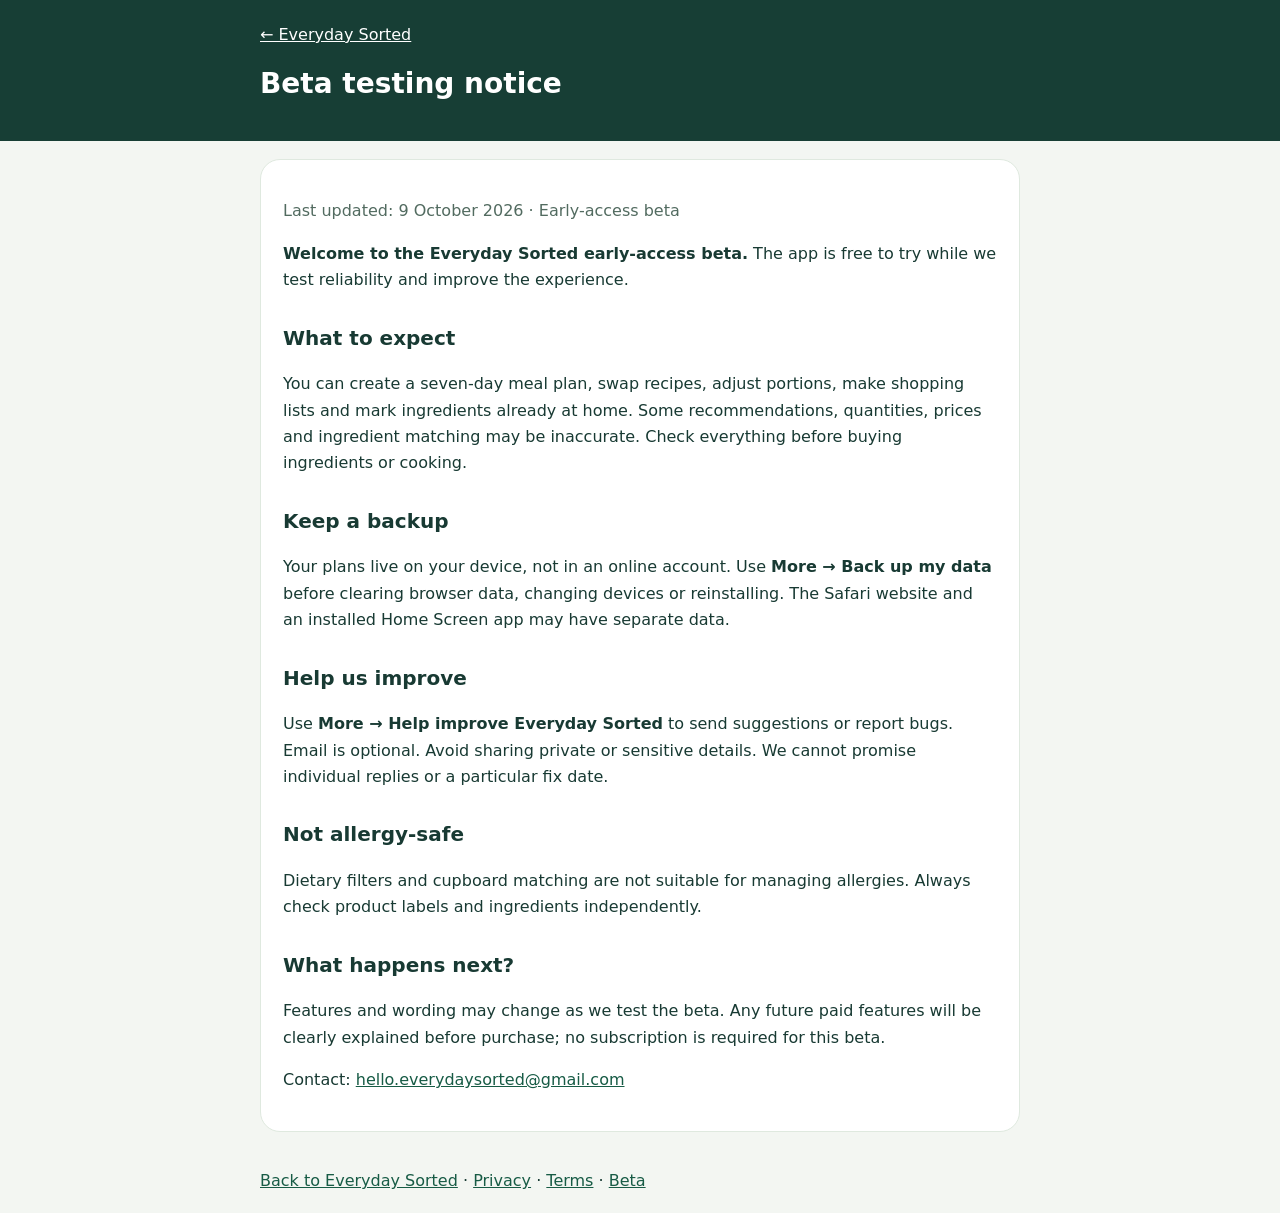
<file: beta.html>
<!doctype html><html lang="en"><head><meta charset="utf-8"><meta name="viewport" content="width=device-width,initial-scale=1"><title>Beta testing notice | Everyday Sorted</title><style>body{margin:0;background:#f3f6f2;color:#183a33;font:16px/1.65 system-ui,-apple-system,sans-serif}header{background:#173e35;color:#fff;padding:22px}header div,main,footer{max-width:760px;margin:auto}main{padding:18px}article{background:#fff;padding:22px;border-radius:20px;border:1px solid #dfe9df}h1{font-size:28px;line-height:1.2}h2{font-size:20px;margin-top:28px}a{color:#175b45}header a{color:#fff}small,.note{color:#526b60}li{margin-bottom:8px}footer{padding:18px}</style></head><body><header><div><a href="index.html">← Everyday Sorted</a><h1>Beta testing notice</h1></div></header><main><article><p class="note">Last updated: 9 October 2026 · Early-access beta</p><p><strong>Welcome to the Everyday Sorted early-access beta.</strong> The app is free to try while we test reliability and improve the experience.</p><h2>What to expect</h2><p>You can create a seven-day meal plan, swap recipes, adjust portions, make shopping lists and mark ingredients already at home. Some recommendations, quantities, prices and ingredient matching may be inaccurate. Check everything before buying ingredients or cooking.</p><h2>Keep a backup</h2><p>Your plans live on your device, not in an online account. Use <strong>More → Back up my data</strong> before clearing browser data, changing devices or reinstalling. The Safari website and an installed Home Screen app may have separate data.</p><h2>Help us improve</h2><p>Use <strong>More → Help improve Everyday Sorted</strong> to send suggestions or report bugs. Email is optional. Avoid sharing private or sensitive details. We cannot promise individual replies or a particular fix date.</p><h2>Not allergy-safe</h2><p>Dietary filters and cupboard matching are not suitable for managing allergies. Always check product labels and ingredients independently.</p><h2>What happens next?</h2><p>Features and wording may change as we test the beta. Any future paid features will be clearly explained before purchase; no subscription is required for this beta.</p><p>Contact: <a href="mailto:hello.everydaysorted@gmail.com">hello.everydaysorted@gmail.com</a></p></article></main><footer><a href="index.html">Back to Everyday Sorted</a> · <a href="privacy.html">Privacy</a> · <a href="terms.html">Terms</a> · <a href="beta.html">Beta</a></footer></body></html>
</file>
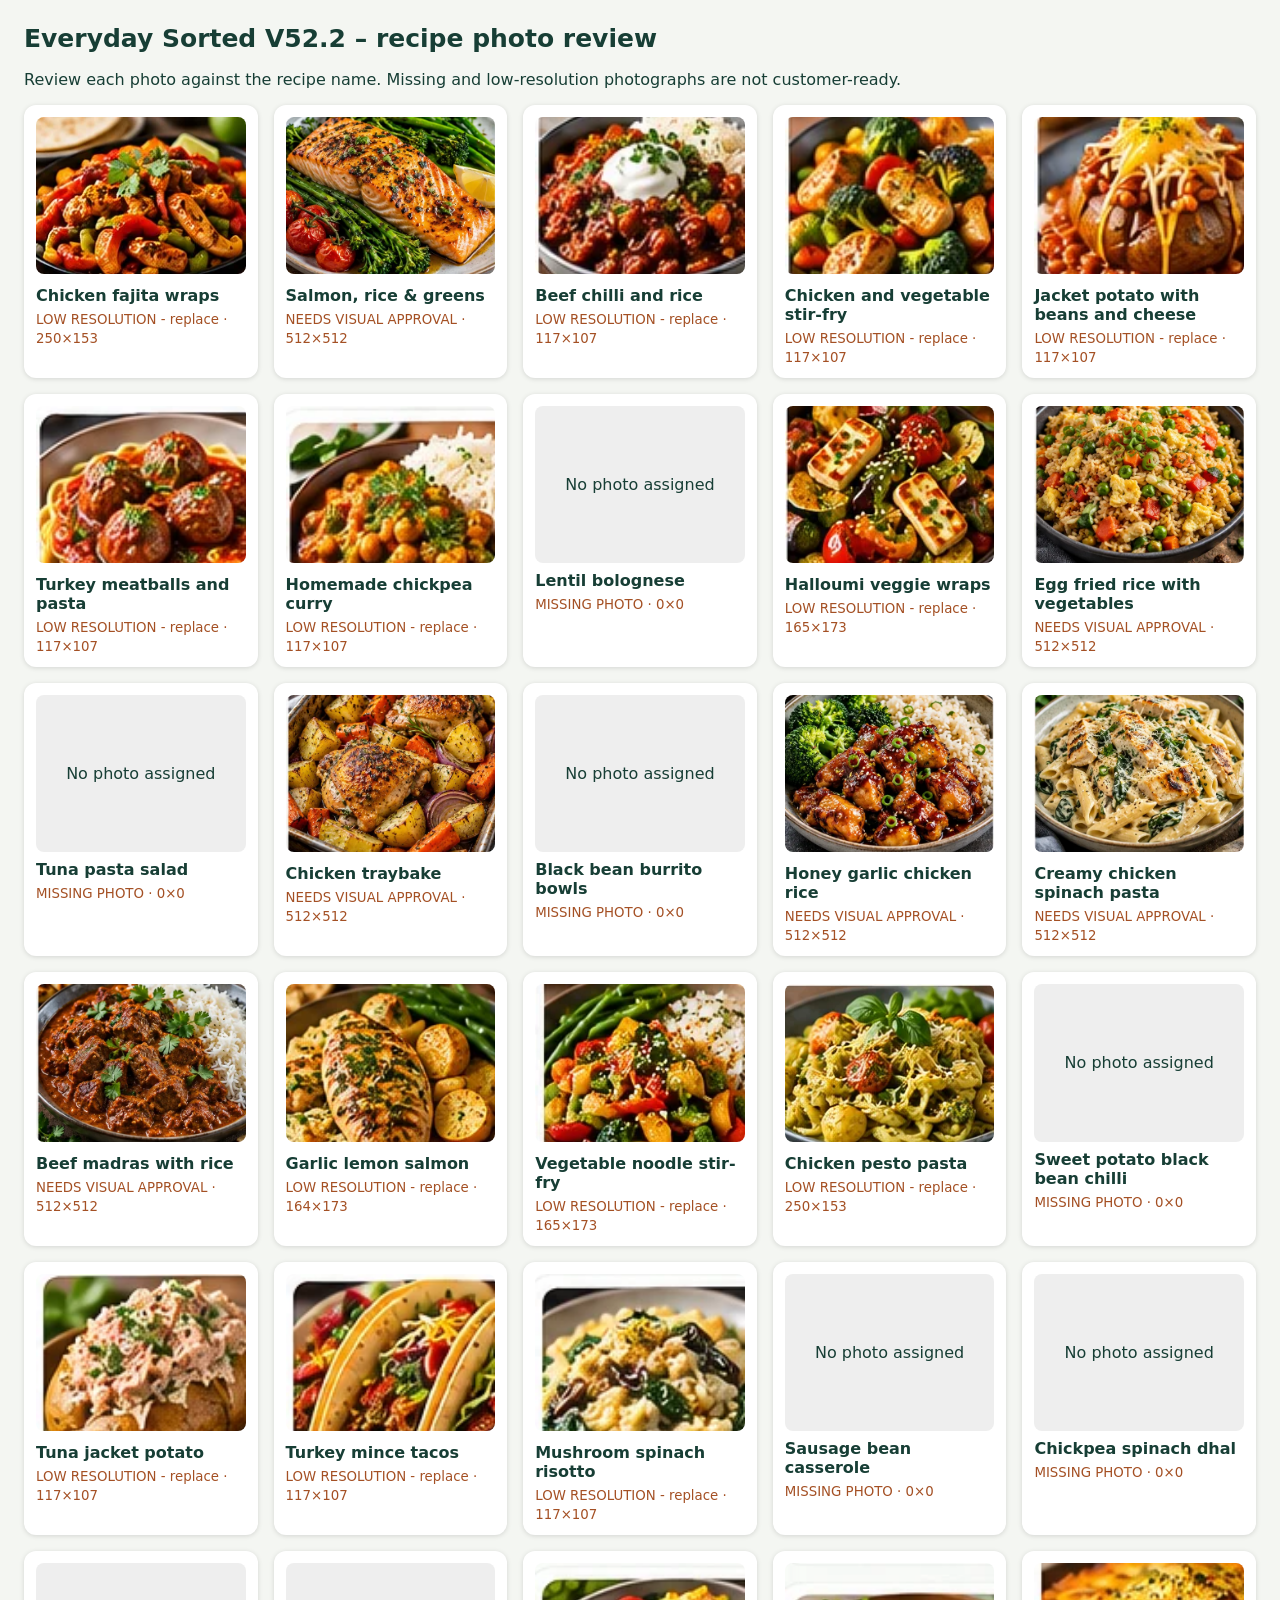
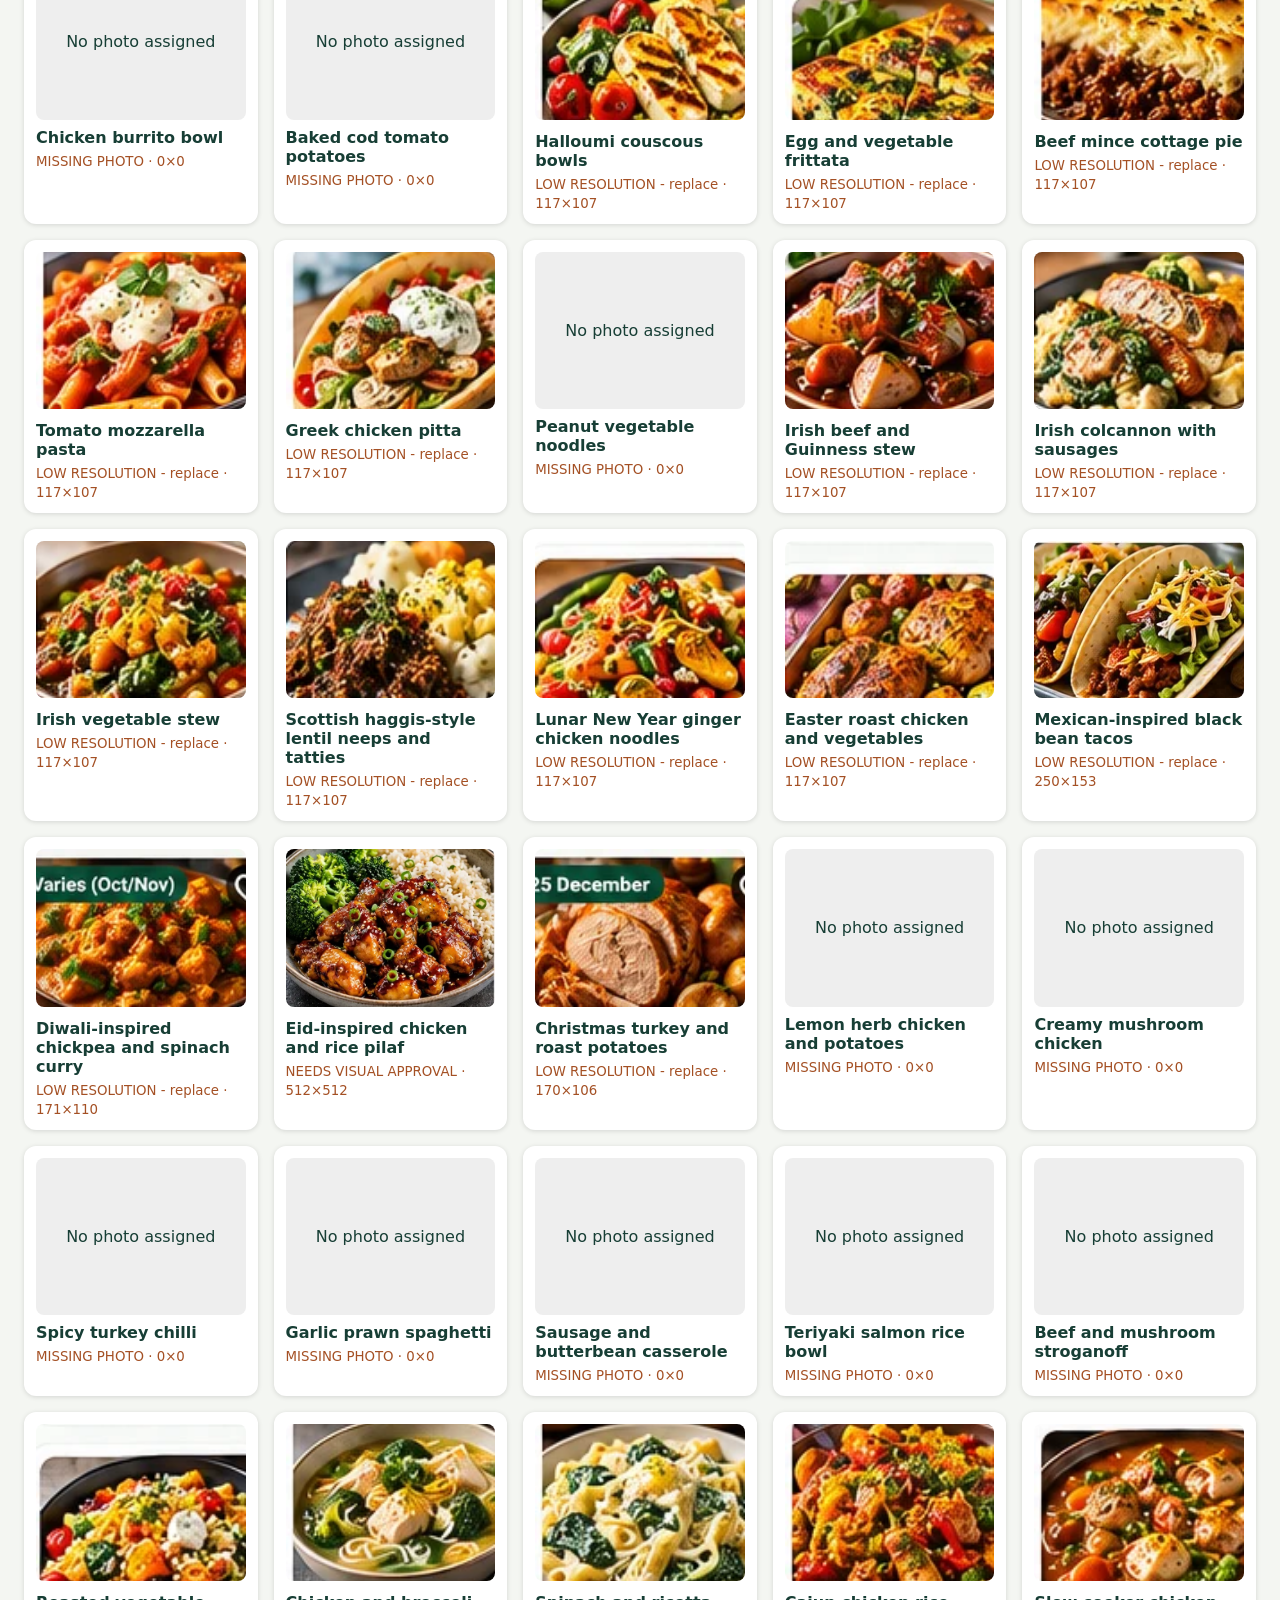
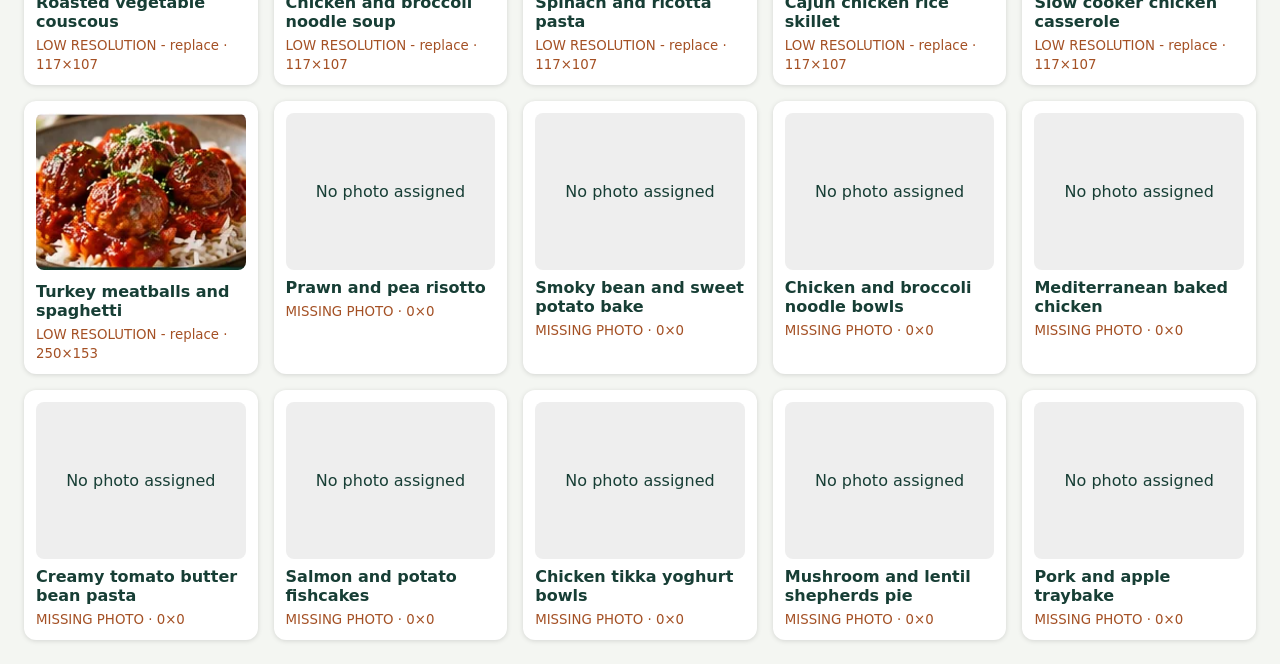
<file: PHOTO-REVIEW-V52.2.html>
<!doctype html><html lang="en"><meta charset="utf-8"><meta name="viewport" content="width=device-width,initial-scale=1"><title>V52.2 Recipe Photo Audit</title><style>body{font-family:system-ui;background:#f4f6f2;color:#173e35;margin:24px}h1{font-size:25px}.grid{display:grid;grid-template-columns:repeat(auto-fill,minmax(210px,1fr));gap:16px}.card{background:white;border-radius:12px;padding:12px;box-shadow:0 1px 5px #0002}.card img{width:100%;aspect-ratio:4/3;object-fit:cover;border-radius:8px}.placeholder{background:#eee;aspect-ratio:4/3;display:grid;place-items:center;border-radius:8px}small{color:#a45024}strong{display:block;margin:8px 0 4px}</style><h1>Everyday Sorted V52.2 – recipe photo review</h1><p>Review each photo against the recipe name. Missing and low-resolution photographs are not customer-ready.</p><div class="grid">
<div class="card"><img loading="lazy" src="food-4.webp" alt="Chicken fajita wraps"><strong>Chicken fajita wraps</strong><small>LOW RESOLUTION - replace · 250×153</small></div>
<div class="card"><img loading="lazy" src="salmon.webp" alt="Salmon, rice &amp; greens"><strong>Salmon, rice &amp; greens</strong><small>NEEDS VISUAL APPROVAL · 512×512</small></div>
<div class="card"><img loading="lazy" src="v522-2-1.webp" alt="Beef chilli and rice"><strong>Beef chilli and rice</strong><small>LOW RESOLUTION - replace · 117×107</small></div>
<div class="card"><img loading="lazy" src="v522-2-2.webp" alt="Chicken and vegetable stir-fry"><strong>Chicken and vegetable stir-fry</strong><small>LOW RESOLUTION - replace · 117×107</small></div>
<div class="card"><img loading="lazy" src="v522-2-3.webp" alt="Jacket potato with beans and cheese"><strong>Jacket potato with beans and cheese</strong><small>LOW RESOLUTION - replace · 117×107</small></div>
<div class="card"><img loading="lazy" src="v522-2-4.webp" alt="Turkey meatballs and pasta"><strong>Turkey meatballs and pasta</strong><small>LOW RESOLUTION - replace · 117×107</small></div>
<div class="card"><img loading="lazy" src="v522-2-5.webp" alt="Homemade chickpea curry"><strong>Homemade chickpea curry</strong><small>LOW RESOLUTION - replace · 117×107</small></div>
<div class="card"><div class="placeholder">No photo assigned</div><strong>Lentil bolognese</strong><small>MISSING PHOTO · 0×0</small></div>
<div class="card"><img loading="lazy" src="food-33.webp" alt="Halloumi veggie wraps"><strong>Halloumi veggie wraps</strong><small>LOW RESOLUTION - replace · 165×173</small></div>
<div class="card"><img loading="lazy" src="fried-rice.webp" alt="Egg fried rice with vegetables"><strong>Egg fried rice with vegetables</strong><small>NEEDS VISUAL APPROVAL · 512×512</small></div>
<div class="card"><div class="placeholder">No photo assigned</div><strong>Tuna pasta salad</strong><small>MISSING PHOTO · 0×0</small></div>
<div class="card"><img loading="lazy" src="traybake.webp" alt="Chicken traybake"><strong>Chicken traybake</strong><small>NEEDS VISUAL APPROVAL · 512×512</small></div>
<div class="card"><div class="placeholder">No photo assigned</div><strong>Black bean burrito bowls</strong><small>MISSING PHOTO · 0×0</small></div>
<div class="card"><img loading="lazy" src="glazed-chicken.webp" alt="Honey garlic chicken rice"><strong>Honey garlic chicken rice</strong><small>NEEDS VISUAL APPROVAL · 512×512</small></div>
<div class="card"><img loading="lazy" src="creamy-pasta.webp" alt="Creamy chicken spinach pasta"><strong>Creamy chicken spinach pasta</strong><small>NEEDS VISUAL APPROVAL · 512×512</small></div>
<div class="card"><img loading="lazy" src="beef-curry.webp" alt="Beef madras with rice"><strong>Beef madras with rice</strong><small>NEEDS VISUAL APPROVAL · 512×512</small></div>
<div class="card"><img loading="lazy" src="food-29.webp" alt="Garlic lemon salmon"><strong>Garlic lemon salmon</strong><small>LOW RESOLUTION - replace · 164×173</small></div>
<div class="card"><img loading="lazy" src="food-30.webp" alt="Vegetable noodle stir-fry"><strong>Vegetable noodle stir-fry</strong><small>LOW RESOLUTION - replace · 165×173</small></div>
<div class="card"><img loading="lazy" src="food-24.webp" alt="Chicken pesto pasta"><strong>Chicken pesto pasta</strong><small>LOW RESOLUTION - replace · 250×153</small></div>
<div class="card"><div class="placeholder">No photo assigned</div><strong>Sweet potato black bean chilli</strong><small>MISSING PHOTO · 0×0</small></div>
<div class="card"><img loading="lazy" src="v522-4-4.webp" alt="Tuna jacket potato"><strong>Tuna jacket potato</strong><small>LOW RESOLUTION - replace · 117×107</small></div>
<div class="card"><img loading="lazy" src="v522-4-5.webp" alt="Turkey mince tacos"><strong>Turkey mince tacos</strong><small>LOW RESOLUTION - replace · 117×107</small></div>
<div class="card"><img loading="lazy" src="v522-4-6.webp" alt="Mushroom spinach risotto"><strong>Mushroom spinach risotto</strong><small>LOW RESOLUTION - replace · 117×107</small></div>
<div class="card"><div class="placeholder">No photo assigned</div><strong>Sausage bean casserole</strong><small>MISSING PHOTO · 0×0</small></div>
<div class="card"><div class="placeholder">No photo assigned</div><strong>Chickpea spinach dhal</strong><small>MISSING PHOTO · 0×0</small></div>
<div class="card"><div class="placeholder">No photo assigned</div><strong>Chicken burrito bowl</strong><small>MISSING PHOTO · 0×0</small></div>
<div class="card"><div class="placeholder">No photo assigned</div><strong>Baked cod tomato potatoes</strong><small>MISSING PHOTO · 0×0</small></div>
<div class="card"><img loading="lazy" src="v522-3-5.webp" alt="Halloumi couscous bowls"><strong>Halloumi couscous bowls</strong><small>LOW RESOLUTION - replace · 117×107</small></div>
<div class="card"><img loading="lazy" src="v522-3-6.webp" alt="Egg and vegetable frittata"><strong>Egg and vegetable frittata</strong><small>LOW RESOLUTION - replace · 117×107</small></div>
<div class="card"><img loading="lazy" src="v522-4-1.webp" alt="Beef mince cottage pie"><strong>Beef mince cottage pie</strong><small>LOW RESOLUTION - replace · 117×107</small></div>
<div class="card"><img loading="lazy" src="v522-4-2.webp" alt="Tomato mozzarella pasta"><strong>Tomato mozzarella pasta</strong><small>LOW RESOLUTION - replace · 117×107</small></div>
<div class="card"><img loading="lazy" src="v522-4-3.webp" alt="Greek chicken pitta"><strong>Greek chicken pitta</strong><small>LOW RESOLUTION - replace · 117×107</small></div>
<div class="card"><div class="placeholder">No photo assigned</div><strong>Peanut vegetable noodles</strong><small>MISSING PHOTO · 0×0</small></div>
<div class="card"><img loading="lazy" src="v522-1-1.webp" alt="Irish beef and Guinness stew"><strong>Irish beef and Guinness stew</strong><small>LOW RESOLUTION - replace · 117×107</small></div>
<div class="card"><img loading="lazy" src="v522-1-2.webp" alt="Irish colcannon with sausages"><strong>Irish colcannon with sausages</strong><small>LOW RESOLUTION - replace · 117×107</small></div>
<div class="card"><img loading="lazy" src="v522-1-3.webp" alt="Irish vegetable stew"><strong>Irish vegetable stew</strong><small>LOW RESOLUTION - replace · 117×107</small></div>
<div class="card"><img loading="lazy" src="v522-1-4.webp" alt="Scottish haggis-style lentil neeps and tatties"><strong>Scottish haggis-style lentil neeps and tatties</strong><small>LOW RESOLUTION - replace · 117×107</small></div>
<div class="card"><img loading="lazy" src="v522-1-5.webp" alt="Lunar New Year ginger chicken noodles"><strong>Lunar New Year ginger chicken noodles</strong><small>LOW RESOLUTION - replace · 117×107</small></div>
<div class="card"><img loading="lazy" src="v522-1-6.webp" alt="Easter roast chicken and vegetables"><strong>Easter roast chicken and vegetables</strong><small>LOW RESOLUTION - replace · 117×107</small></div>
<div class="card"><img loading="lazy" src="celebration-mexican-tacos.webp" alt="Mexican-inspired black bean tacos"><strong>Mexican-inspired black bean tacos</strong><small>LOW RESOLUTION - replace · 250×153</small></div>
<div class="card"><img loading="lazy" src="celebration-diwali-curry.webp" alt="Diwali-inspired chickpea and spinach curry"><strong>Diwali-inspired chickpea and spinach curry</strong><small>LOW RESOLUTION - replace · 171×110</small></div>
<div class="card"><img loading="lazy" src="celebration-eid-pilaf.webp" alt="Eid-inspired chicken and rice pilaf"><strong>Eid-inspired chicken and rice pilaf</strong><small>NEEDS VISUAL APPROVAL · 512×512</small></div>
<div class="card"><img loading="lazy" src="celebration-christmas-turkey.webp" alt="Christmas turkey and roast potatoes"><strong>Christmas turkey and roast potatoes</strong><small>LOW RESOLUTION - replace · 170×106</small></div>
<div class="card"><div class="placeholder">No photo assigned</div><strong>Lemon herb chicken and potatoes</strong><small>MISSING PHOTO · 0×0</small></div>
<div class="card"><div class="placeholder">No photo assigned</div><strong>Creamy mushroom chicken</strong><small>MISSING PHOTO · 0×0</small></div>
<div class="card"><div class="placeholder">No photo assigned</div><strong>Spicy turkey chilli</strong><small>MISSING PHOTO · 0×0</small></div>
<div class="card"><div class="placeholder">No photo assigned</div><strong>Garlic prawn spaghetti</strong><small>MISSING PHOTO · 0×0</small></div>
<div class="card"><div class="placeholder">No photo assigned</div><strong>Sausage and butterbean casserole</strong><small>MISSING PHOTO · 0×0</small></div>
<div class="card"><div class="placeholder">No photo assigned</div><strong>Teriyaki salmon rice bowl</strong><small>MISSING PHOTO · 0×0</small></div>
<div class="card"><div class="placeholder">No photo assigned</div><strong>Beef and mushroom stroganoff</strong><small>MISSING PHOTO · 0×0</small></div>
<div class="card"><img loading="lazy" src="v522-2-6.webp" alt="Roasted vegetable couscous"><strong>Roasted vegetable couscous</strong><small>LOW RESOLUTION - replace · 117×107</small></div>
<div class="card"><img loading="lazy" src="v522-3-1.webp" alt="Chicken and broccoli noodle soup"><strong>Chicken and broccoli noodle soup</strong><small>LOW RESOLUTION - replace · 117×107</small></div>
<div class="card"><img loading="lazy" src="v522-3-2.webp" alt="Spinach and ricotta pasta"><strong>Spinach and ricotta pasta</strong><small>LOW RESOLUTION - replace · 117×107</small></div>
<div class="card"><img loading="lazy" src="v522-3-3.webp" alt="Cajun chicken rice skillet"><strong>Cajun chicken rice skillet</strong><small>LOW RESOLUTION - replace · 117×107</small></div>
<div class="card"><img loading="lazy" src="v522-3-4.webp" alt="Slow cooker chicken casserole"><strong>Slow cooker chicken casserole</strong><small>LOW RESOLUTION - replace · 117×107</small></div>
<div class="card"><img loading="lazy" src="food-13.webp" alt="Turkey meatballs and spaghetti"><strong>Turkey meatballs and spaghetti</strong><small>LOW RESOLUTION - replace · 250×153</small></div>
<div class="card"><div class="placeholder">No photo assigned</div><strong>Prawn and pea risotto</strong><small>MISSING PHOTO · 0×0</small></div>
<div class="card"><div class="placeholder">No photo assigned</div><strong>Smoky bean and sweet potato bake</strong><small>MISSING PHOTO · 0×0</small></div>
<div class="card"><div class="placeholder">No photo assigned</div><strong>Chicken and broccoli noodle bowls</strong><small>MISSING PHOTO · 0×0</small></div>
<div class="card"><div class="placeholder">No photo assigned</div><strong>Mediterranean baked chicken</strong><small>MISSING PHOTO · 0×0</small></div>
<div class="card"><div class="placeholder">No photo assigned</div><strong>Creamy tomato butter bean pasta</strong><small>MISSING PHOTO · 0×0</small></div>
<div class="card"><div class="placeholder">No photo assigned</div><strong>Salmon and potato fishcakes</strong><small>MISSING PHOTO · 0×0</small></div>
<div class="card"><div class="placeholder">No photo assigned</div><strong>Chicken tikka yoghurt bowls</strong><small>MISSING PHOTO · 0×0</small></div>
<div class="card"><div class="placeholder">No photo assigned</div><strong>Mushroom and lentil shepherds pie</strong><small>MISSING PHOTO · 0×0</small></div>
<div class="card"><div class="placeholder">No photo assigned</div><strong>Pork and apple traybake</strong><small>MISSING PHOTO · 0×0</small></div>
</div></html>
</file>
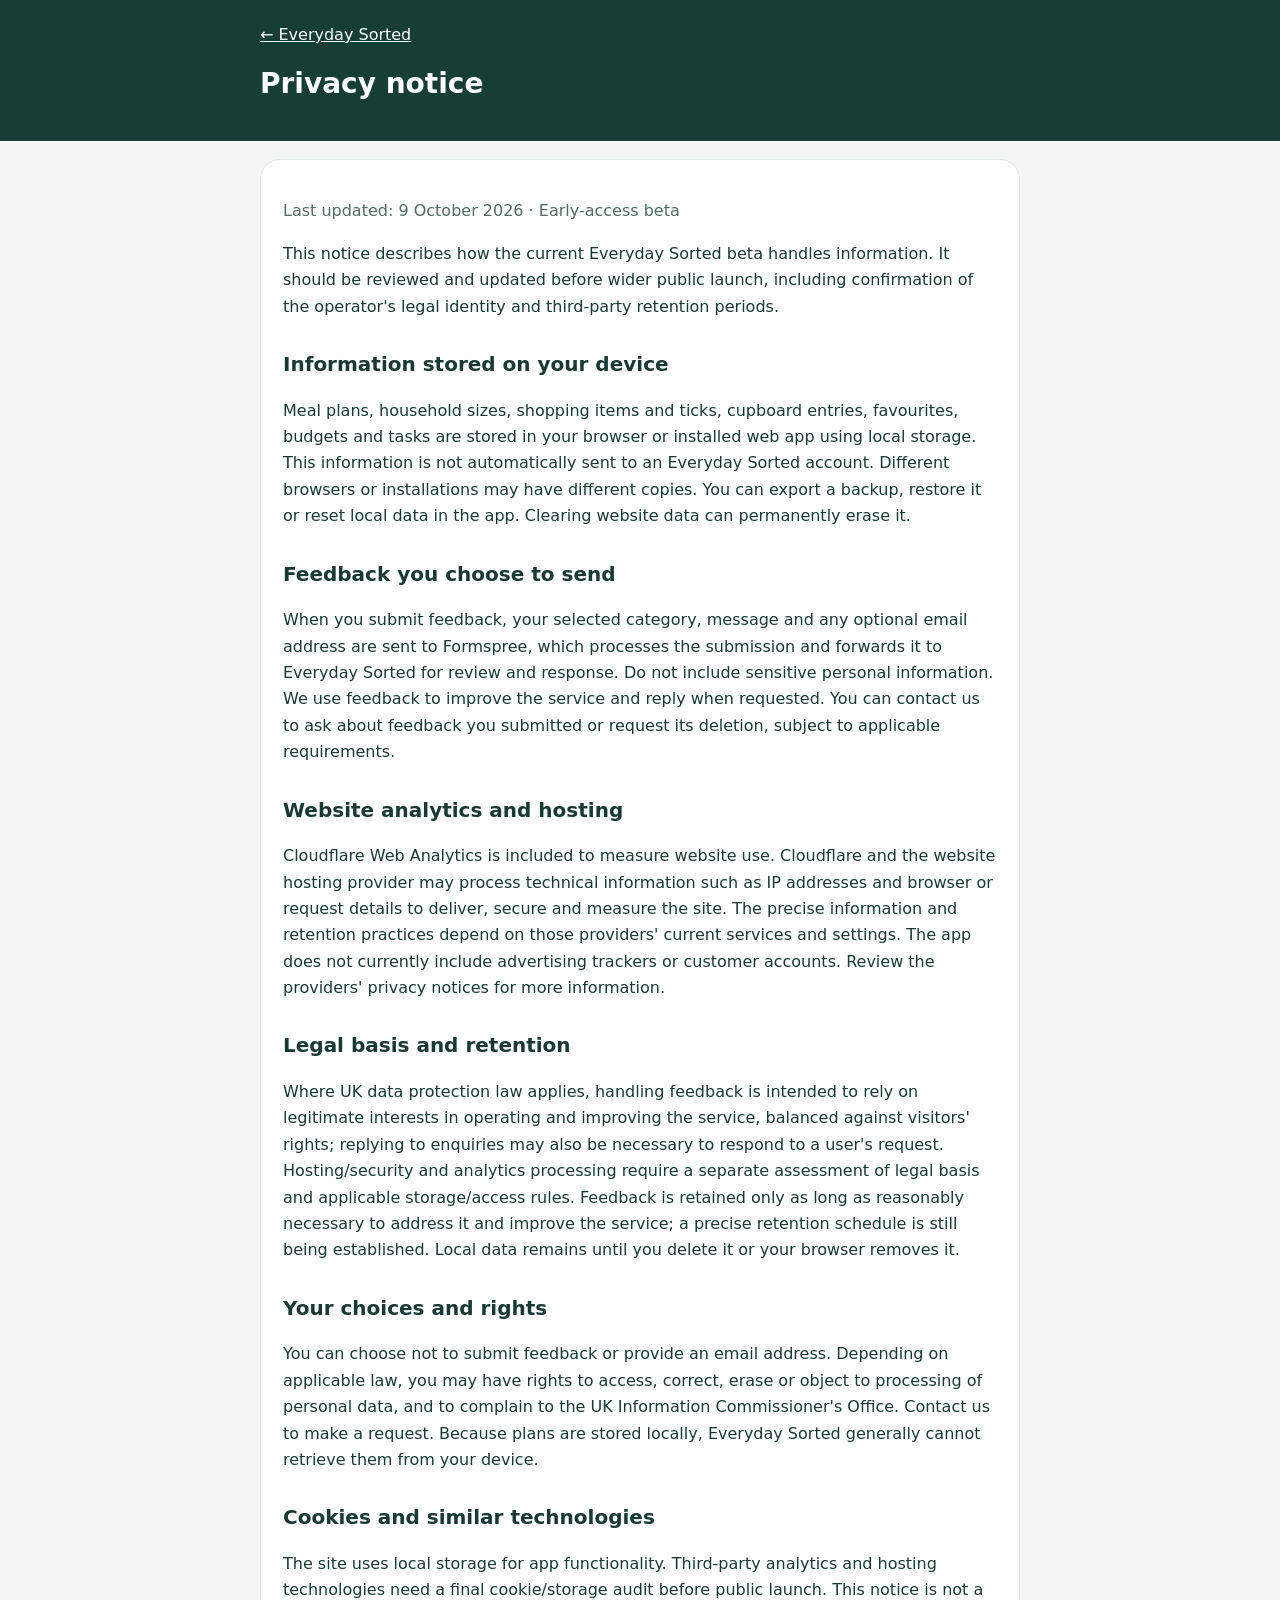
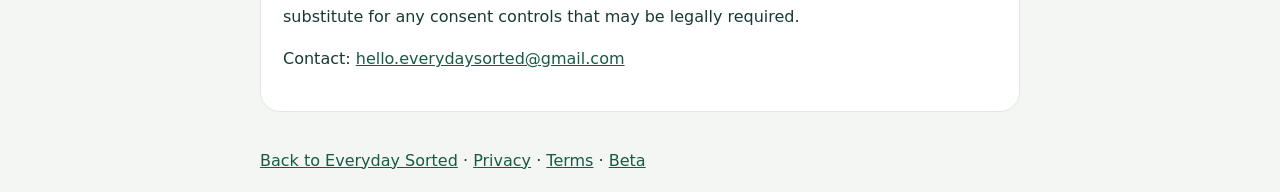
<file: privacy.html>
<!doctype html><html lang="en"><head><meta charset="utf-8"><meta name="viewport" content="width=device-width,initial-scale=1"><title>Privacy notice | Everyday Sorted</title><style>body{margin:0;background:#f3f6f2;color:#183a33;font:16px/1.65 system-ui,-apple-system,sans-serif}header{background:#173e35;color:#fff;padding:22px}header div,main,footer{max-width:760px;margin:auto}main{padding:18px}article{background:#fff;padding:22px;border-radius:20px;border:1px solid #dfe9df}h1{font-size:28px;line-height:1.2}h2{font-size:20px;margin-top:28px}a{color:#175b45}header a{color:#fff}small,.note{color:#526b60}li{margin-bottom:8px}footer{padding:18px}</style></head><body><header><div><a href="index.html">← Everyday Sorted</a><h1>Privacy notice</h1></div></header><main><article><p class="note">Last updated: 9 October 2026 · Early-access beta</p><p>This notice describes how the current Everyday Sorted beta handles information. It should be reviewed and updated before wider public launch, including confirmation of the operator's legal identity and third-party retention periods.</p><h2>Information stored on your device</h2><p>Meal plans, household sizes, shopping items and ticks, cupboard entries, favourites, budgets and tasks are stored in your browser or installed web app using local storage. This information is not automatically sent to an Everyday Sorted account. Different browsers or installations may have different copies. You can export a backup, restore it or reset local data in the app. Clearing website data can permanently erase it.</p><h2>Feedback you choose to send</h2><p>When you submit feedback, your selected category, message and any optional email address are sent to Formspree, which processes the submission and forwards it to Everyday Sorted for review and response. Do not include sensitive personal information. We use feedback to improve the service and reply when requested. You can contact us to ask about feedback you submitted or request its deletion, subject to applicable requirements.</p><h2>Website analytics and hosting</h2><p>Cloudflare Web Analytics is included to measure website use. Cloudflare and the website hosting provider may process technical information such as IP addresses and browser or request details to deliver, secure and measure the site. The precise information and retention practices depend on those providers' current services and settings. The app does not currently include advertising trackers or customer accounts. Review the providers' privacy notices for more information.</p><h2>Legal basis and retention</h2><p>Where UK data protection law applies, handling feedback is intended to rely on legitimate interests in operating and improving the service, balanced against visitors' rights; replying to enquiries may also be necessary to respond to a user's request. Hosting/security and analytics processing require a separate assessment of legal basis and applicable storage/access rules. Feedback is retained only as long as reasonably necessary to address it and improve the service; a precise retention schedule is still being established. Local data remains until you delete it or your browser removes it.</p><h2>Your choices and rights</h2><p>You can choose not to submit feedback or provide an email address. Depending on applicable law, you may have rights to access, correct, erase or object to processing of personal data, and to complain to the UK Information Commissioner's Office. Contact us to make a request. Because plans are stored locally, Everyday Sorted generally cannot retrieve them from your device.</p><h2>Cookies and similar technologies</h2><p>The site uses local storage for app functionality. Third-party analytics and hosting technologies need a final cookie/storage audit before public launch. This notice is not a substitute for any consent controls that may be legally required.</p><p>Contact: <a href="mailto:hello.everydaysorted@gmail.com">hello.everydaysorted@gmail.com</a></p></article></main><footer><a href="index.html">Back to Everyday Sorted</a> · <a href="privacy.html">Privacy</a> · <a href="terms.html">Terms</a> · <a href="beta.html">Beta</a></footer></body></html>
</file>
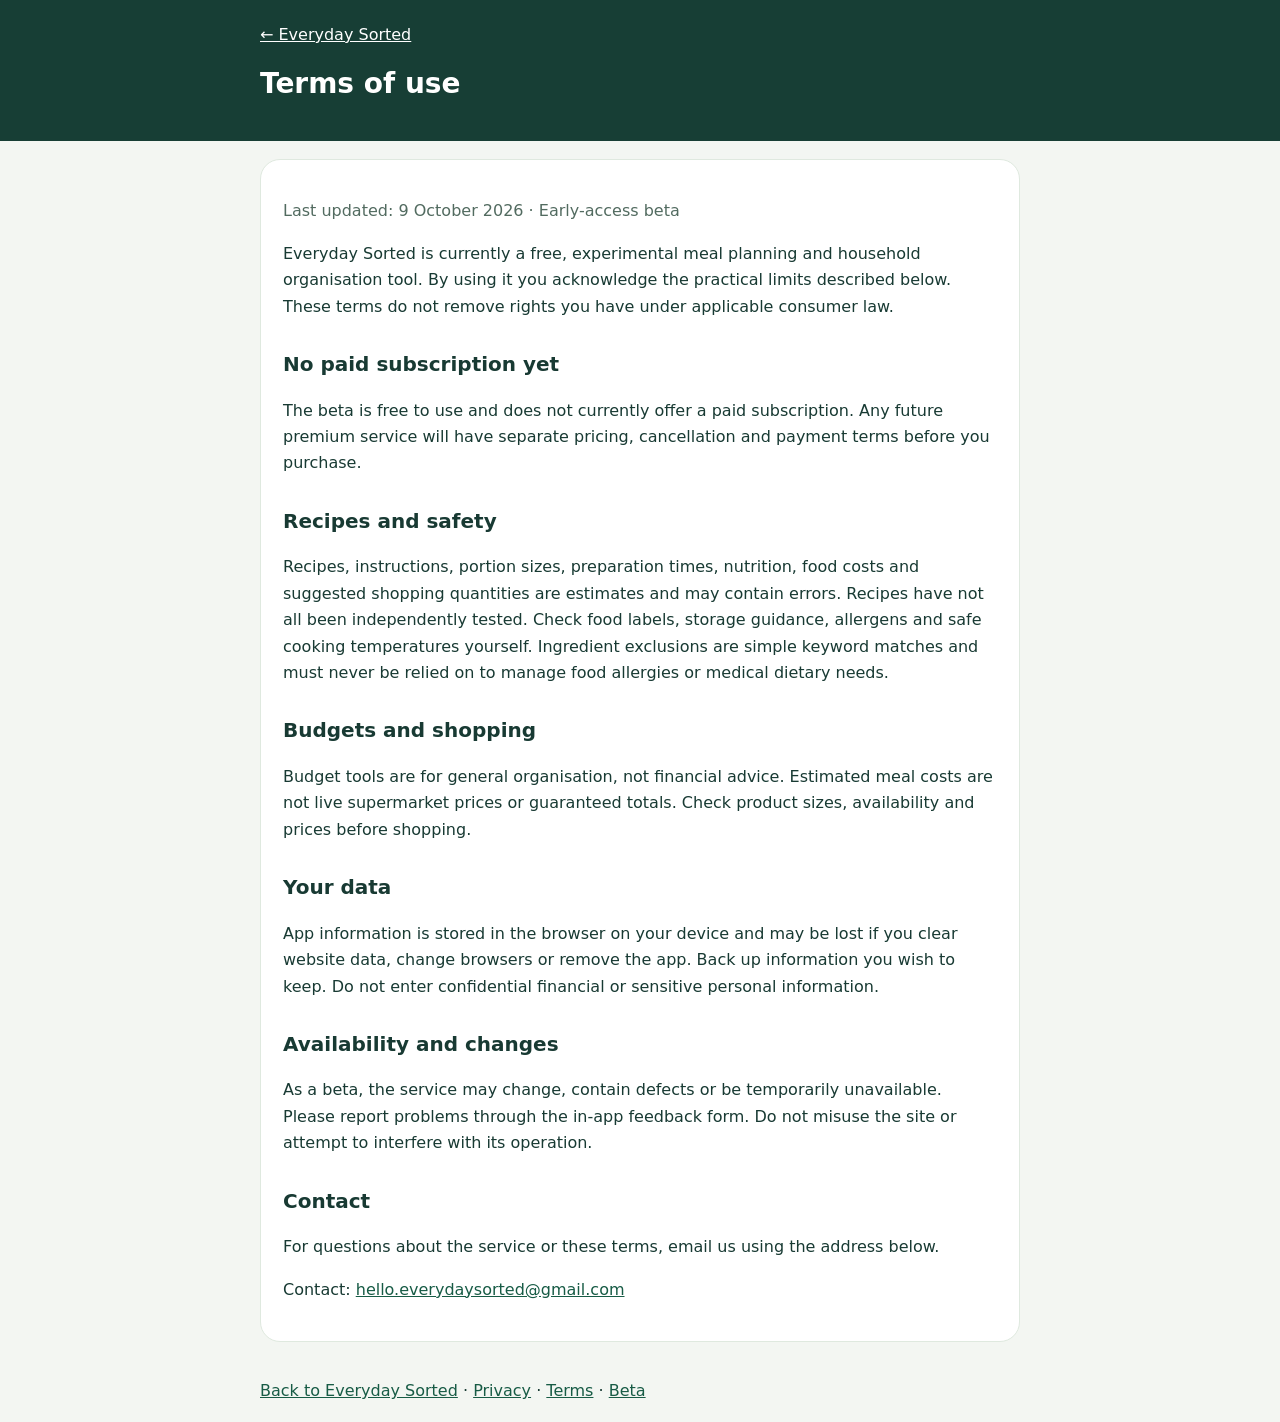
<file: terms.html>
<!doctype html><html lang="en"><head><meta charset="utf-8"><meta name="viewport" content="width=device-width,initial-scale=1"><title>Terms of use | Everyday Sorted</title><style>body{margin:0;background:#f3f6f2;color:#183a33;font:16px/1.65 system-ui,-apple-system,sans-serif}header{background:#173e35;color:#fff;padding:22px}header div,main,footer{max-width:760px;margin:auto}main{padding:18px}article{background:#fff;padding:22px;border-radius:20px;border:1px solid #dfe9df}h1{font-size:28px;line-height:1.2}h2{font-size:20px;margin-top:28px}a{color:#175b45}header a{color:#fff}small,.note{color:#526b60}li{margin-bottom:8px}footer{padding:18px}</style></head><body><header><div><a href="index.html">← Everyday Sorted</a><h1>Terms of use</h1></div></header><main><article><p class="note">Last updated: 9 October 2026 · Early-access beta</p><p>Everyday Sorted is currently a free, experimental meal planning and household organisation tool. By using it you acknowledge the practical limits described below. These terms do not remove rights you have under applicable consumer law.</p><h2>No paid subscription yet</h2><p>The beta is free to use and does not currently offer a paid subscription. Any future premium service will have separate pricing, cancellation and payment terms before you purchase.</p><h2>Recipes and safety</h2><p>Recipes, instructions, portion sizes, preparation times, nutrition, food costs and suggested shopping quantities are estimates and may contain errors. Recipes have not all been independently tested. Check food labels, storage guidance, allergens and safe cooking temperatures yourself. Ingredient exclusions are simple keyword matches and must never be relied on to manage food allergies or medical dietary needs.</p><h2>Budgets and shopping</h2><p>Budget tools are for general organisation, not financial advice. Estimated meal costs are not live supermarket prices or guaranteed totals. Check product sizes, availability and prices before shopping.</p><h2>Your data</h2><p>App information is stored in the browser on your device and may be lost if you clear website data, change browsers or remove the app. Back up information you wish to keep. Do not enter confidential financial or sensitive personal information.</p><h2>Availability and changes</h2><p>As a beta, the service may change, contain defects or be temporarily unavailable. Please report problems through the in-app feedback form. Do not misuse the site or attempt to interfere with its operation.</p><h2>Contact</h2><p>For questions about the service or these terms, email us using the address below.</p><p>Contact: <a href="mailto:hello.everydaysorted@gmail.com">hello.everydaysorted@gmail.com</a></p></article></main><footer><a href="index.html">Back to Everyday Sorted</a> · <a href="privacy.html">Privacy</a> · <a href="terms.html">Terms</a> · <a href="beta.html">Beta</a></footer></body></html>
</file>
